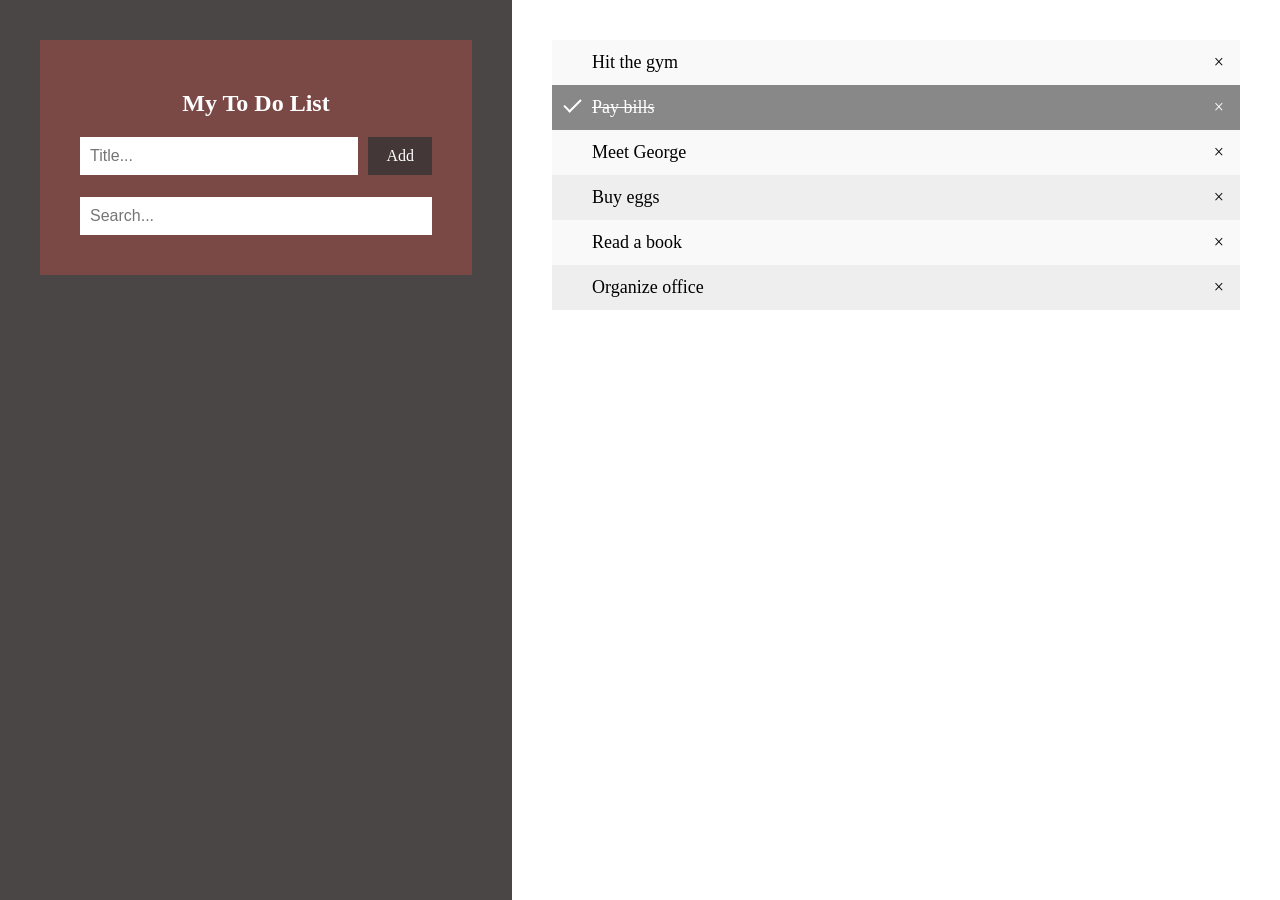
<file: quiz/Quiz-Web-Development/index.html>
<!DOCTYPE html>
<html>

<head>
  <meta name="viewport" content="width=device-width, initial-scale=1">
  <link rel="stylesheet" href="style.css">
</head>

<body>

  <body>

    <div class="container">

      <!-- LEFT SIDE -->
      <div class="left-panel">
        <div class="header">
          <h2>My To Do List</h2>
          <div class="input-group">
            <input type="text" id="myInput" placeholder="Title...">
            <span onclick="newElement()" class="addBtn">Add</span>
          </div>
          <input type="text" id="searchInput" placeholder="Search...">
        </div>
      </div>

      <!-- RIGHT SIDE -->
      <div class="right-panel">
        <ul id="myUL">
          <li>Hit the gym</li>
          <li class="checked">Pay bills</li>
          <li>Meet George</li>
          <li>Buy eggs</li>
          <li>Read a book</li>
          <li>Organize office</li>
        </ul>
      </div>

    </div>

    <script>
      // Create a "close" button and append it to each list item
      var myNodelist = document.getElementsByTagName("LI");
      var i;
      for (i = 0; i < myNodelist.length; i++) {
        var span = document.createElement("SPAN");
        var txt = document.createTextNode("\u00D7");
        span.className = "close";
        span.appendChild(txt);
        myNodelist[i].appendChild(span);
      }

      // Click on a close button to hide the current list item
      var close = document.getElementsByClassName("close");
      var i;
      for (i = 0; i < close.length; i++) {
        close[i].onclick = function () {
          var div = this.parentElement;
          div.style.display = "none";
        }
      }

      // Add a "checked" symbol when clicking on a list item
      var list = document.querySelector('ul');
      list.addEventListener('click', function (ev) {
        if (ev.target.tagName === 'LI') {
          ev.target.classList.toggle('checked');
        }
      }, false);

      // Create a new list item when clicking on the "Add" button
      function newElement() {
        var li = document.createElement("li");
        var inputValue = document.getElementById("myInput").value;
        var t = document.createTextNode(inputValue);
        li.appendChild(t);
        if (inputValue === '') {
          alert("You must write something!");
        } else {
          document.getElementById("myUL").appendChild(li);
        }
        document.getElementById("myInput").value = "";

        var span = document.createElement("SPAN");
        var txt = document.createTextNode("\u00D7");
        span.className = "close";
        span.appendChild(txt);
        li.appendChild(span);

        for (i = 0; i < close.length; i++) {
          close[i].onclick = function () {
            var div = this.parentElement;
            div.style.display = "none";
          }
        }
      }
      // Search / filter feature
      document.getElementById("searchInput").addEventListener("input", function () {
        var keyword = this.value.toLowerCase();
        var items = document.querySelectorAll("#myUL li");

        for (var j = 0; j < items.length; j++) {
          // ambil text todo tanpa tombol ×
          var text = items[j].childNodes[0].nodeValue.toLowerCase();
          items[j].style.display = text.includes(keyword) ? "" : "none";
        }
      });
    </script>

  </body>

</html>
</file>
<file: quiz/Quiz-Web-Development/style.css>
body {
  margin: 0;
  min-width: 250px;
}

/* Include the padding and border in an element's total width and height */
* {
  box-sizing: border-box;
}

/* Remove margins and padding from the list */
ul {
  margin: 0;
  padding: 0;
}

/* Style the list items */
ul li {
  cursor: pointer;
  position: relative;
  padding: 12px 8px 12px 40px;
  list-style-type: none;
  background: #eee;
  font-size: 18px;
  transition: 0.2s;
  
  /* make the list items unselectable */
  -webkit-user-select: none;
  -moz-user-select: none;
  -ms-user-select: none;
  user-select: none;
}

/* Set all odd list items to a different color (zebra-stripes) */
ul li:nth-child(odd) {
  background: #f9f9f9;
}

/* Darker background-color on hover */
ul li:hover {
  background: #ddd;
}

/* When clicked on, add a background color and strike out text */
ul li.checked {
  background: #888;
  color: #fff;
  text-decoration: line-through;
}

/* Add a "checked" mark when clicked on */
ul li.checked::before {
  content: '';
  position: absolute;
  border-color: #fff;
  border-style: solid;
  border-width: 0 2px 2px 0;
  top: 10px;
  left: 16px;
  transform: rotate(45deg);
  height: 15px;
  width: 7px;
}

/* Style the close button */
.close {
  position: absolute;
  right: 0;
  top: 0;
  padding: 12px 16px 12px 16px;
}

.close:hover {
  background-color: #f44336;
  color: white;
}

/* Style the header */
.header {
  background-color: #7a4946;
  padding: 30px 40px;
  color: white;
  text-align: center;
}

/* Clear floats after the header */
.header:after {
  content: "";
  display: table;
  clear: both;
}

/* Style the input */
input {
  width: 100%;
  padding: 10px;
  margin-bottom: 10px;
  border: none;
  font-size: 16px;
}
/* Style the "Add" button */
.addBtn {
  width: 100%;
  padding: 10px;
  background: #443737;
  cursor: pointer;
  text-align: center;
  margin-bottom: 15px;
}

.addBtn:hover {
  background-color: #bbb;
}

/* Search input */
#searchInput {
  float: none;
  width: 100%;
  margin-top: 12px;
}

.container {
  display: flex;
  height: 100vh;
}

.left-panel {
  width: 40%;
  background: #494645;
  padding: 40px;
  color: white;
}

.right-panel {
  width: 60%;
  padding: 40px;
  overflow-y: auto;
}

/* title + add in one row */
.input-group {
  display: flex;
  gap: 10px;
  margin-bottom: 10px;
  align-items: stretch;
}

.input-group input {
  flex: 1;
  margin-bottom: 0; /* biar nggak dorong tombol turun */
}

.input-group .addBtn {
  width: auto;           /* override width:100% */
  margin-bottom: 0;      /* override margin-bottom:15px */
  padding: 10px 18px;
  border: none;
}
</file>
